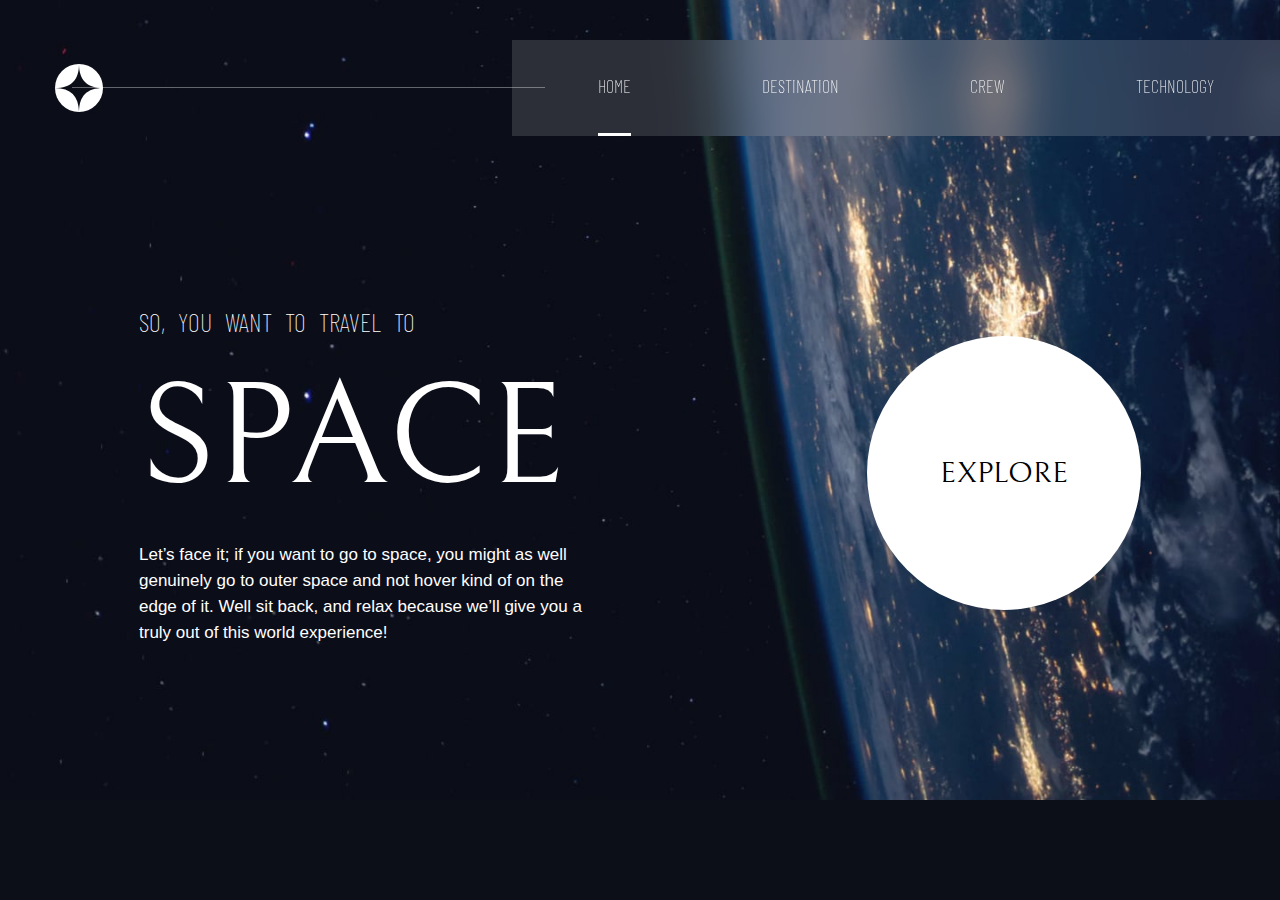
<file: index.html>
<!DOCTYPE html>
<html lang="en">
<head>
  <meta charset="UTF-8">
  <link rel="stylesheet" href="styles/style.css">
  <meta name="viewport" content="width=device-width, initial-scale=1.0">

  <link rel="icon" type="image/png" sizes="32x32" href="./assets/favicon-32x32.png">
  
  <title>Frontend Mentor | Space tourism website by Feelshot</title>
</head>

<body>
    <header>
        <img src="/assets/shared/logo.svg" alt="logo">
        <nav>
            <div class="box-liner-nav">
                <div class="line-desktop-nav"></div>
            </div>
            <img src="/assets/shared/icon-hamburger.svg" alt="hamburguer" class="burguer-img">
            <ul>
                <li class="nav-active">
                    <div class="nav-box">
                        <a href="index.html"><span>00</span> HOME</a>
                    </div>
                </li>
                <li>
                    <div class="nav-box">
                        <a href="destination.html"><span>01</span> DESTINATION</a>
                    </div>
                </li>
                <li>
                    <div class="nav-box">
                        <a href="crew.html"> <span>02</span> CREW</a>
                    </div>
                </li>
                <li>
                    <div class="nav-box">
                        <a href="technology.html"><span>03</span> TECHNOLOGY </a>
                    </div>
                </li>
            </ul>
        </nav>
    </header>

<div class="container-gral">
<article>

    <div class="titles">
        <p>SO, YOU WANT TO TRAVEL TO</p>
        <P>SPACE</P>
    </div>
    <p class="parrafo">
    Let’s face it; if you want to go to space, you might as well genuinely go to 
    outer space and not hover kind of on the edge of it. Well sit back, and relax 
    because we’ll give you a truly out of this world experience!   
    </p>   
</article>

<div class="button">
    <button>EXPLORE</button>  
</div>
</div>



<script>

</script>

</body>
</html>
</file>
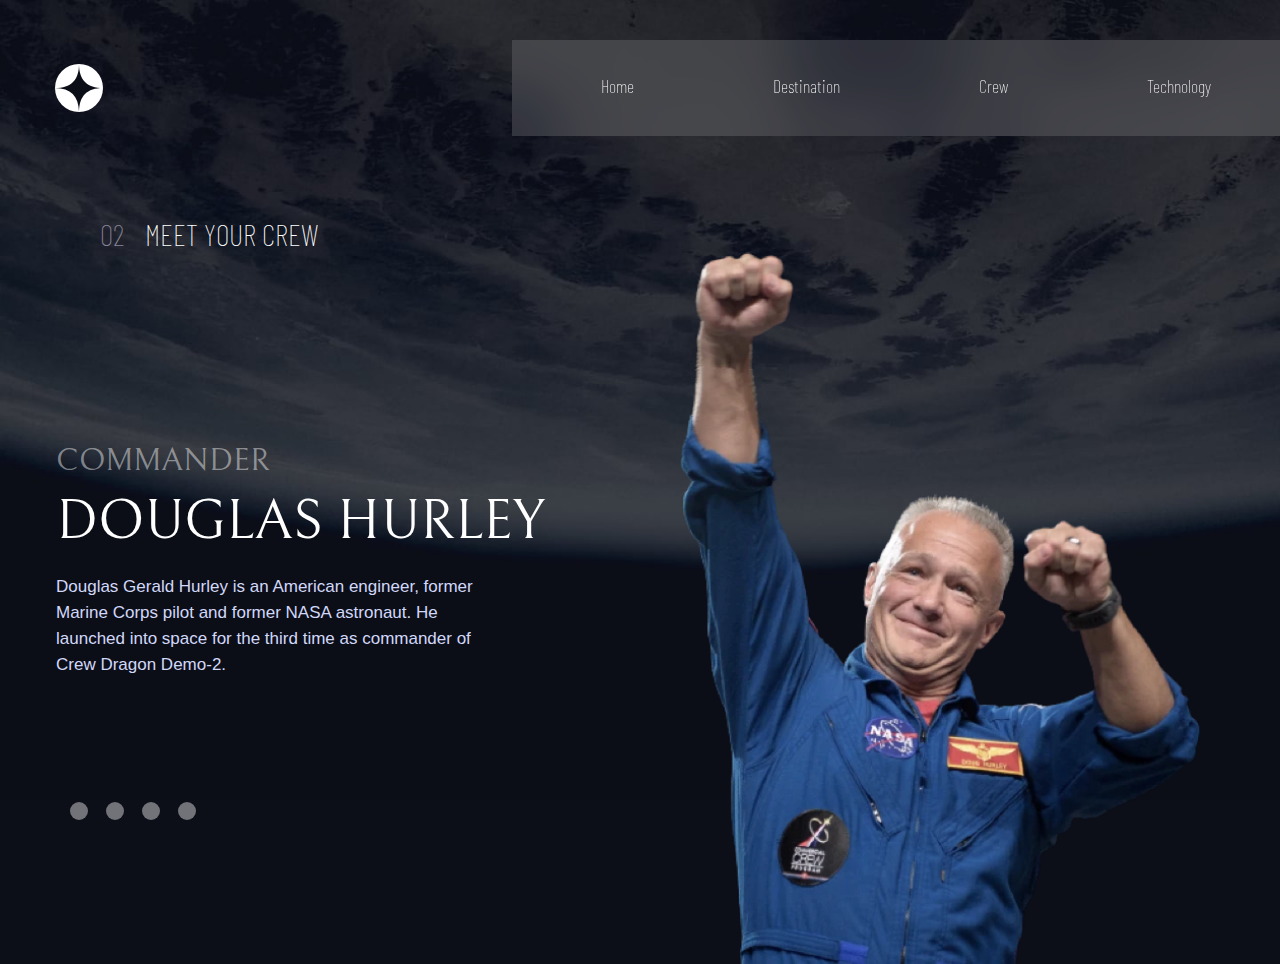
<file: crew-commander.html>
<!DOCTYPE html>
<html lang="en">
<head>
  <meta charset="UTF-8">
  <meta name="viewport" content="width=device-width, initial-scale=1.0">
  <link rel="stylesheet" href="./styles/style-crew.css">
  <link rel="icon" type="image/png" sizes="32x32" href="./assets/favicon-32x32.png">
  
  <title>Frontend Mentor | Space tourism website</title>
</head>
<body>

  <header>
    <img src="/assets/shared/logo.svg" alt="logo">
    <nav>
        <img src="/assets/shared/icon-hamburger.svg" alt="hamburguer" class="burguer-img">
        <ul>
            <li><a href="index.html"><span>00</span> Home</a></li>
            <li><a href="destination-moon.html"><span>01</span> Destination</a></li>
            <li><a href="crew-commander.html"> <span>02</span> Crew</a></li>
            <li><a href="technology-vehicle.html"><span>03</span> Technology </a></li>
        </ul>
    </nav>
</header>

<h2 class="barlow">
  <span>02</span> MEET YOUR CREW
</h2>

  <div class="container-gral">
    <div class="text-container">
      <div class="articles-container">

        <article class="commander crew-description">
          <h3>COMMANDER</h3>
          <h4>DOUGLAS HURLEY</h4>
          <p>  Douglas Gerald Hurley is an American engineer, former Marine Corps pilot 
          and former NASA astronaut. He launched into space for the third time as 
          commander of Crew Dragon Demo-2.</p>
        </article>
        
        <article class="specialist crew-description">
          <h3>FLIGHT ENGINEER</h3>
          <h4>Anousheh Ansari</h4>
          <p>  Anousheh Ansari is an Iranian American engineer and co-founder of Prodea Systems. 
            Ansari was the fourth self-funded space tourist, the first self-funded woman to 
            fly to the ISS, and the first Iranian in space. </p>
        </article>
        
        <article class="pilot crew-description">
          <h3>PILOT</h3>
          <h4>VICTOR GLOVER</h4>
          <p>  Pilot on the first operational flight of the SpaceX Crew Dragon to the 
            International Space Station. Glover is a commander in the U.S. Navy where 
            he pilots an F/A-18.He was a crew member of Expedition 64, and served as a 
            station systems flight engineer. </p>
        </article>
        
        <article class="engineer crew-description">
          <h3>MISSION SPECIALIST</h3>
          <h4>MARK SHUTTLEWORTH</h4>
          <p>  Mark Richard Shuttleworth is the founder and CEO of Canonical, the company behind 
            the Linux-based Ubuntu operating system. Shuttleworth became the first South 
            African to travel to space as a space tourist.</p>
        </article>
      </div>
  
      <div class="buttons-container">
        <button></button>
        <button></button>
        <button></button>
        <button></button>
      </div>
    </div>

  <section class="images-crew">
    <img src="./assets/crew/image-douglas-hurley.webp" alt="commander" class="commander img-crew">
    <img src="./assets/crew/image-mark-shuttleworth.webp" alt="specialist" class="specialist img-crew">
    <img src="./assets/crew/image-victor-glover.webp" alt="pilot" class="pilot img-crew">
    <img src="./assets/crew/image-anousheh-ansari.webp" alt="engineer" class="engineer img-crew">
  </section>
  </div>




</body>
</html>
</file>
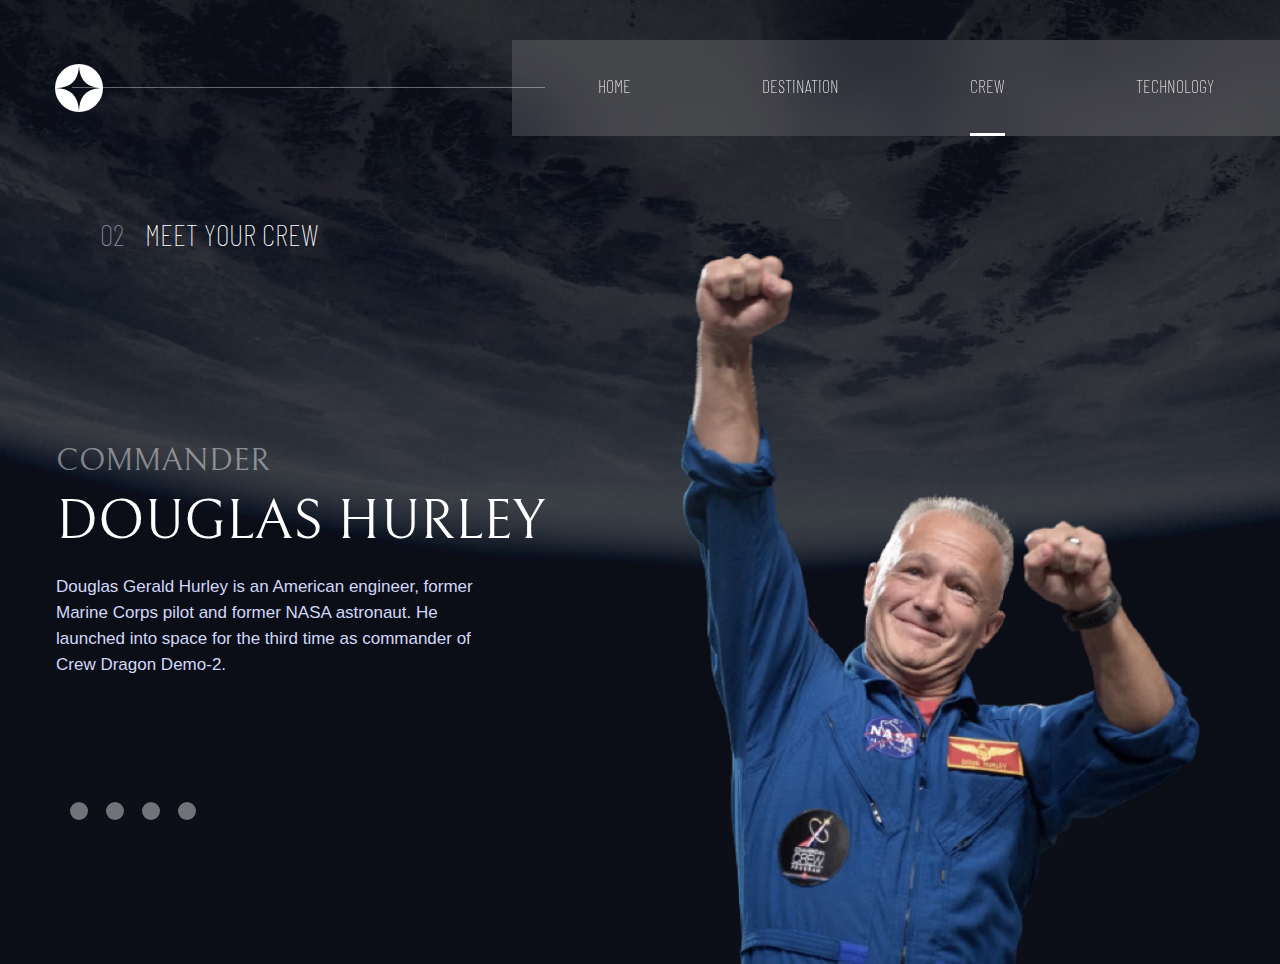
<file: crew.html>
<!DOCTYPE html>
<html lang="en">
<head>
  <meta charset="UTF-8">
  <meta name="viewport" content="width=device-width, initial-scale=1.0">
  <link rel="stylesheet" href="./styles/style-crew.css">
  <link rel="icon" type="image/png" sizes="32x32" href="./assets/favicon-32x32.png">
  
  <title>Frontend Mentor | Space tourism website</title>
</head>
<body>

  <header>
    <img src="/assets/shared/logo.svg" alt="logo">
    <nav>
        <div class="box-liner-nav">
            <div class="line-desktop-nav"></div>
        </div>
        <img src="/assets/shared/icon-hamburger.svg" alt="hamburguer" class="burguer-img">
        <ul>
            <li>
                <div class="nav-box">
                    <a href="index.html"><span>00</span> HOME</a>
                </div>
            </li> 
            <li>
                <div class="nav-box">
                    <a href="destination.html"><span>01</span> DESTINATION</a>
                </div>
            </li>
            <li class="nav-active">
                <div class="nav-box">
                    <a href="crew.html"> <span>02</span> CREW</a>
                </div>
            </li>
            <li>
                <div class="nav-box">
                    <a href="technology.html"><span>03</span> TECHNOLOGY </a>
                </div>
            </li>
        </ul>
    </nav>
</header>

<h2 class="barlow">
  <span>02</span> MEET YOUR CREW
</h2>

  <div class="container-gral">
    <div class="text-container">
      <div class="articles-container">

        <article class="commander crew-description">
          <h3>COMMANDER</h3>
          <h4>DOUGLAS HURLEY</h4>
          <p>  Douglas Gerald Hurley is an American engineer, former Marine Corps pilot 
          and former NASA astronaut. He launched into space for the third time as 
          commander of Crew Dragon Demo-2.</p>
        </article>
        
        <article class="specialist crew-description">
          <h3>FLIGHT ENGINEER</h3>
          <h4>Anousheh Ansari</h4>
          <p>  Anousheh Ansari is an Iranian American engineer and co-founder of Prodea Systems. 
            Ansari was the fourth self-funded space tourist, the first self-funded woman to 
            fly to the ISS, and the first Iranian in space. </p>
        </article>
        
        <article class="pilot crew-description">
          <h3>PILOT</h3>
          <h4>VICTOR GLOVER</h4>
          <p>  Pilot on the first operational flight of the SpaceX Crew Dragon to the 
            International Space Station. Glover is a commander in the U.S. Navy where 
            he pilots an F/A-18.He was a crew member of Expedition 64, and served as a 
            station systems flight engineer. </p>
        </article>
        
        <article class="engineer crew-description">
          <h3>MISSION SPECIALIST</h3>
          <h4>MARK SHUTTLEWORTH</h4>
          <p>  Mark Richard Shuttleworth is the founder and CEO of Canonical, the company behind 
            the Linux-based Ubuntu operating system. Shuttleworth became the first South 
            African to travel to space as a space tourist.</p>
        </article>
      </div>
  
      <div class="buttons-container">
        <button></button>
        <button></button>
        <button></button>
        <button></button>
      </div>
    </div>

  <section class="images-crew">
    <img src="./assets/crew/image-douglas-hurley.webp" alt="commander" class="commander img-crew">
    <img src="./assets/crew/image-mark-shuttleworth.webp" alt="specialist" class="specialist img-crew">
    <img src="./assets/crew/image-victor-glover.webp" alt="pilot" class="pilot img-crew">
    <img src="./assets/crew/image-anousheh-ansari.webp" alt="engineer" class="engineer img-crew">
  </section>
  </div>




</body>
</html>
</file>
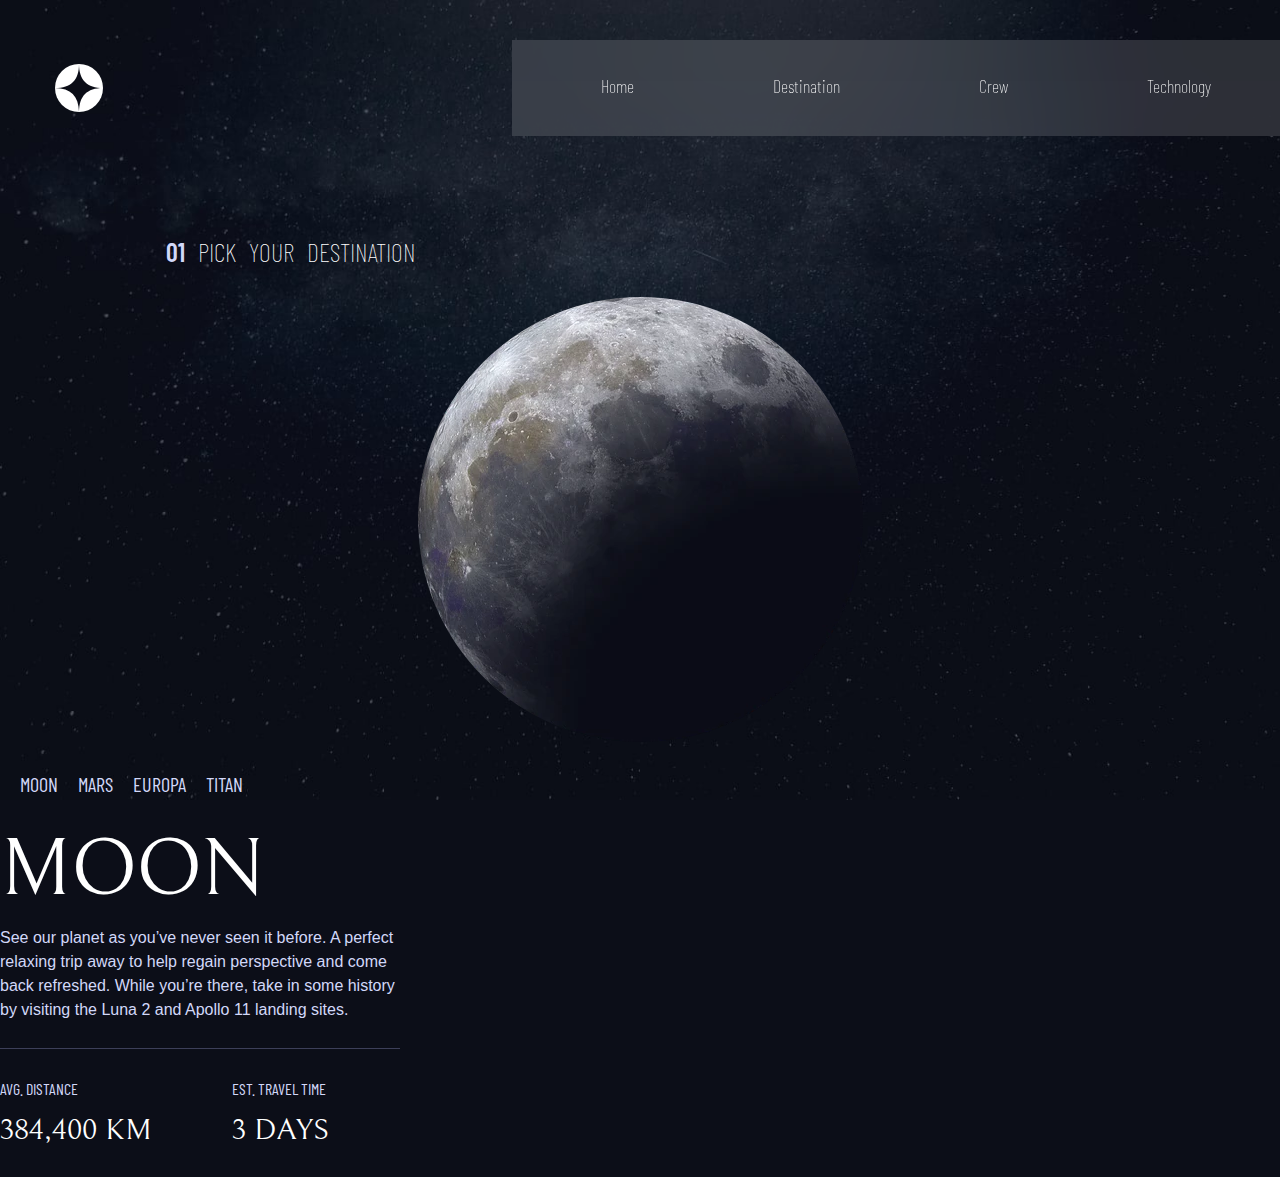
<file: destination-moon.html>
<!DOCTYPE html>
<html lang="en">
<head>
  <meta charset="UTF-8">
  <meta name="viewport" content="width=device-width, initial-scale=1.0">
  <link rel="stylesheet" href="./styles/style-destinations.css">
  <link rel="icon" type="image/png" sizes="32x32" href="./assets/favicon-32x32.png">
  
  <title>Frontend Mentor | Space tourism website</title>
</head>
<body>

  <header>
    <img src="/assets/shared/logo.svg" alt="logo">
    <nav>
        <img src="/assets/shared/icon-hamburger.svg" alt="hamburguer">
        <ul>
            <li><a href="index.html"><span>00</span> Home</a></li>
            <li><a href="destination-moon.html"><span>01</span> Destination</a></li>
            <li><a href="crew-commander.html"> <span>02</span> Crew</a></li>
            <li><a href="technology-vehicle.html"><span>03</span> Technology </a></li>
        </ul>
    </nav>
</header>

<h2 class="barlow title-top">
  <span>01</span> PICK YOUR DESTINATION
</h2>
  <div class="planets-container">
      <img src="./assets/destination/image-moon.webp" alt="moon" class="moon planet">
  <img src="./assets/destination/image-mars.webp" alt="mars" class="mars planet">
  <img src="./assets/destination/image-europa.webp" alt="europa" class="europa planet">
  <img src="./assets/destination/image-titan.webp" alt="titan" class="titan planet">
  </div>

  <div class="botones">
    <button class="barlow">MOON</button>
    <button class="barlow">MARS</button>
    <button class="barlow">EUROPA</button>
    <button class="barlow">TITAN</button>
  </div>
<!-- MOON ------------------- -->
  <article class="moon">
      <h3 class="bellefair">MOON</h3>

  <p class="parrafo">
    See our planet as you’ve never seen it before. A perfect relaxing trip away to help 
  regain perspective and come back refreshed. While you’re there, take in some history 
  by visiting the Luna 2 and Apollo 11 landing sites.
  </p>

  <div class="distances">
    <div class="avg">
      <p class="barlow">AVG. DISTANCE</p>
      <p class="bellefair">384,400 KM</p>
    </div>
    <div class="time">
      <p class="barlow">EST. TRAVEL TIME</p>
      <p class="bellefair">3 DAYS</p>
    </div>
  </div>
  </article>

<!-- MARS ------------------- -->
<article class="mars">
  <h3 class="bellefair">MARS</h3>

<p class="parrafo">
  Don’t forget to pack your hiking boots. You’ll need them to tackle Olympus Mons, 
  the tallest planetary mountain in our solar system. It’s two and a half times 
  the size of Everest!
</p>

<div class="distances">
<div class="avg">
  <p class="barlow">AVG. DISTANCE</p>
  <p class="bellefair">225 MIL. KM</p>
</div>
<div class="time">
  <p class="barlow">EST. TRAVEL TIME</p>
  <p class="bellefair">9 MONTHS</p>
</div>
</div>
</article>
<!-- EUROPA ------------------- -->
<article class="europa">
  <h3 class="bellefair">EUROPA</h3>

<p class="parrafo">
  The smallest of the four Galilean moons orbiting Jupiter, Europa is a 
  winter lover’s dream. With an icy surface, it’s perfect for a bit of 
  ice skating, curling, hockey, or simple relaxation in your snug 
  wintery cabin.
</p>

<div class="distances">
<div class="avg">
  <p class="barlow">AVG. DISTANCE</p>
  <p class="bellefair">628 MIL. KM</p>
</div>
<div class="time">
  <p class="barlow">EST. TRAVEL TIME</p>
  <p class="bellefair">3 YEARS</p>
</div>
</div>
</article>
<!-- TITAN ------------------- -->
<article class="titan">
  <h3 class="bellefair">TITAN</h3>

<p class="parrafo">
  The only moon known to have a dense atmosphere other than Earth, Titan 
  is a home away from home (just a few hundred degrees colder!). As a 
  bonus, you get striking views of the Rings of Saturn.
</p>

<div class="distances">
<div class="avg">
  <p class="barlow">AVG. DISTANCE</p>
  <p class="bellefair">1.6 BIL. KM</p>
</div>
<div class="time">
  <p class="barlow">EST. TRAVEL TIME</p>
  <p class="bellefair">7 YEARS</p>
</div>
</div>
</article>

</body>
</html>
</file>
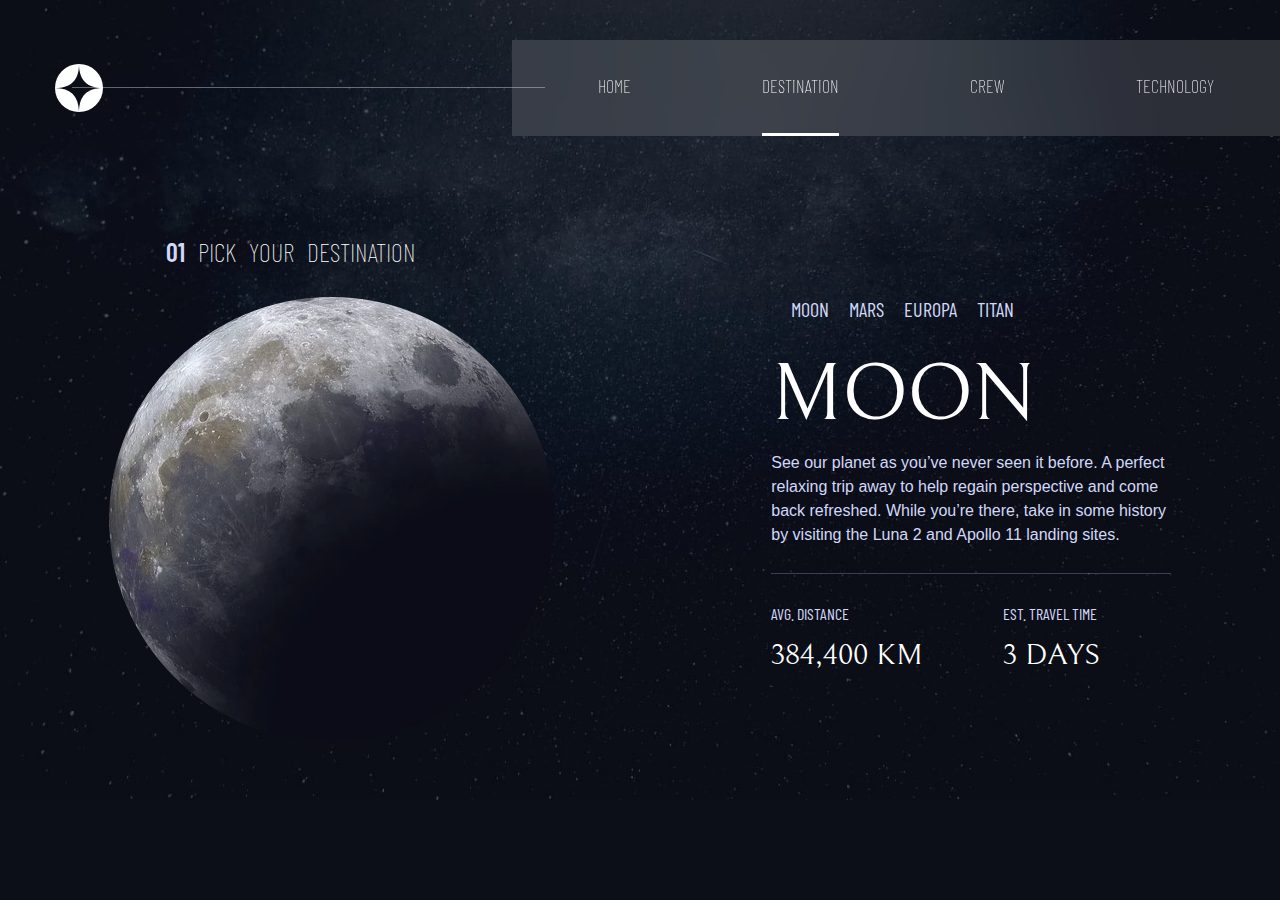
<file: destination.html>
<!DOCTYPE html>
<html lang="en">
<head>
  <meta charset="UTF-8">
  <meta name="viewport" content="width=device-width, initial-scale=1.0">
  <link rel="stylesheet" href="./styles/style-destinations.css">
  <link rel="icon" type="image/png" sizes="32x32" href="./assets/favicon-32x32.png">
  
  <title>Frontend Mentor | Space tourism website</title>
</head>
<body>
 
  <header>
    <img src="/assets/shared/logo.svg" alt="logo">
    <nav>
        <div class="box-liner-nav">
            <div class="line-desktop-nav"></div>
        </div>
        <img src="/assets/shared/icon-hamburger.svg" alt="hamburguer" class="burguer-img">
        <ul>
            <li>
                <div class="nav-box">
                    <a href="index.html"><span>00</span> HOME</a>
                </div>
            </li>
            <li class="nav-active">
                <div class="nav-box">
                    <a href="destination.html"><span>01</span> DESTINATION</a>
                </div>
            </li>
            <li>
                <div class="nav-box">
                    <a href="crew.html"> <span>02</span> CREW</a>
                </div>
            </li>
            <li>
                <div class="nav-box">
                    <a href="technology.html"><span>03</span> TECHNOLOGY </a>
                </div>
            </li>
        </ul>
    </nav>
</header>

<h2 class="barlow title-top">
  <span>01</span> PICK YOUR DESTINATION
</h2>
<div class="container-gral"> 
  <div class="planets-container">
      <img src="./assets/destination/image-moon.webp" alt="moon" class="moon planet">
  <img src="./assets/destination/image-mars.webp" alt="mars" class="mars planet">
  <img src="./assets/destination/image-europa.webp" alt="europa" class="europa planet">
  <img src="./assets/destination/image-titan.webp" alt="titan" class="titan planet">
  </div>

    <div class="article-gral">

      <div class="botones">
        <button class="barlow">MOON</button>
        <button class="barlow">MARS</button>
        <button class="barlow">EUROPA</button>
        <button class="barlow">TITAN</button>
      </div>
    <!-- MOON ------------------- -->
      <article class="moon">
          <h3 class="bellefair">MOON</h3>
    
      <p class="parrafo">
        See our planet as you’ve never seen it before. A perfect relaxing trip away to help 
      regain perspective and come back refreshed. While you’re there, take in some history 
      by visiting the Luna 2 and Apollo 11 landing sites.
      </p>
    
      <div class="distances">
        <div class="avg">
          <p class="barlow">AVG. DISTANCE</p>
          <p class="bellefair">384,400 KM</p>
        </div>
        <div class="time">
          <p class="barlow">EST. TRAVEL TIME</p>
          <p class="bellefair">3 DAYS</p>
        </div>
      </div>
      </article>
    
    <!-- MARS ------------------- -->
    <article class="mars">
      <h3 class="bellefair">MARS</h3>
    
    <p class="parrafo">
      Don’t forget to pack your hiking boots. You’ll need them to tackle Olympus Mons, 
      the tallest planetary mountain in our solar system. It’s two and a half times 
      the size of Everest!
    </p>
    
    <div class="distances">
    <div class="avg">
      <p class="barlow">AVG. DISTANCE</p>
      <p class="bellefair">225 MIL. KM</p>
    </div>
    <div class="time">
      <p class="barlow">EST. TRAVEL TIME</p>
      <p class="bellefair">9 MONTHS</p>
    </div>
    </div>
    </article>
    <!-- EUROPA ------------------- -->
    <article class="europa">
      <h3 class="bellefair">EUROPA</h3>
    
    <p class="parrafo">
      The smallest of the four Galilean moons orbiting Jupiter, Europa is a 
      winter lover’s dream. With an icy surface, it’s perfect for a bit of 
      ice skating, curling, hockey, or simple relaxation in your snug 
      wintery cabin.
    </p>
    
    <div class="distances">
    <div class="avg">
      <p class="barlow">AVG. DISTANCE</p>
      <p class="bellefair">628 MIL. KM</p>
    </div>
    <div class="time">
      <p class="barlow">EST. TRAVEL TIME</p>
      <p class="bellefair">3 YEARS</p>
    </div>
    </div>
    </article>
    <!-- TITAN ------------------- -->
    <article class="titan">
      <h3 class="bellefair">TITAN</h3>
    
    <p class="parrafo">
      The only moon known to have a dense atmosphere other than Earth, Titan 
      is a home away from home (just a few hundred degrees colder!). As a 
      bonus, you get striking views of the Rings of Saturn.
    </p>
    
    <div class="distances">
    <div class="avg">
      <p class="barlow">AVG. DISTANCE</p>
      <p class="bellefair">1.6 BIL. KM</p>
    </div>
    <div class="time">
      <p class="barlow">EST. TRAVEL TIME</p>
      <p class="bellefair">7 YEARS</p>
    </div>
    </div>
    </article>
    </div>

  
  </div>

</body>
</html>
</file>
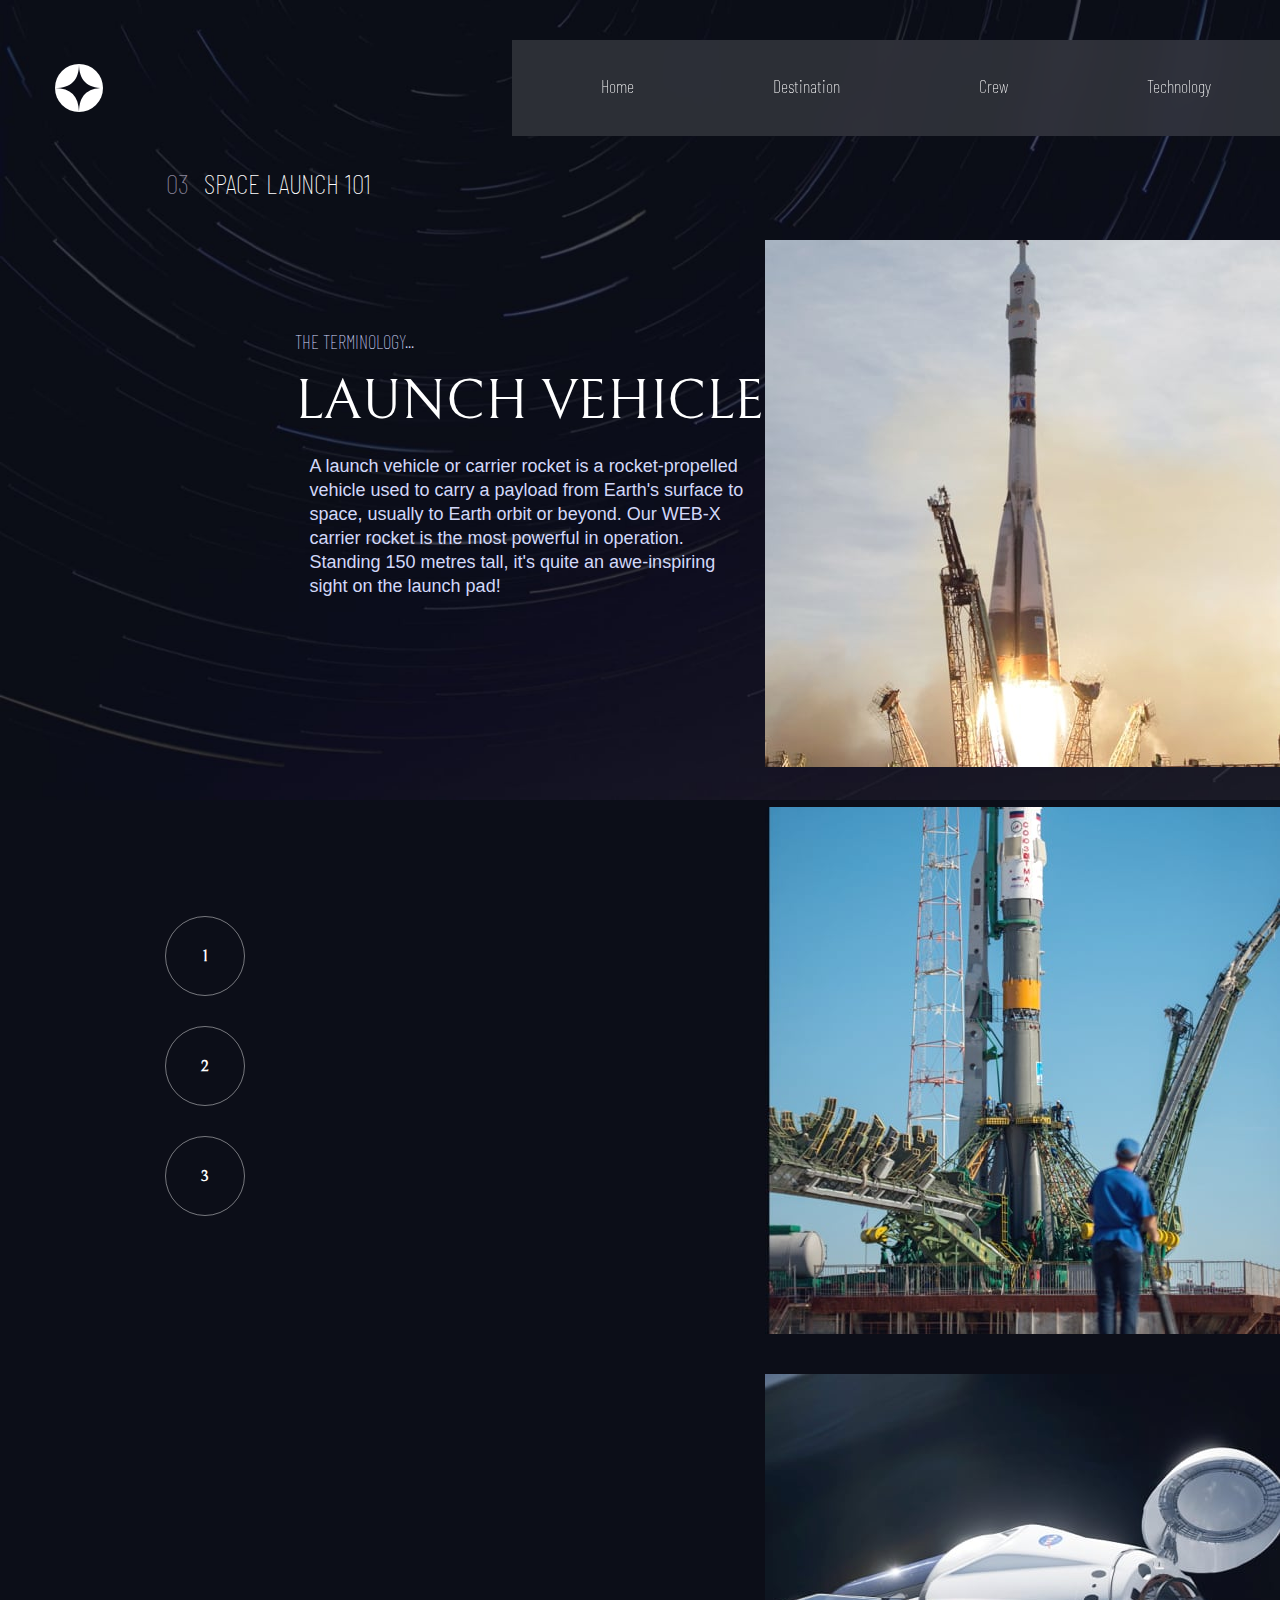
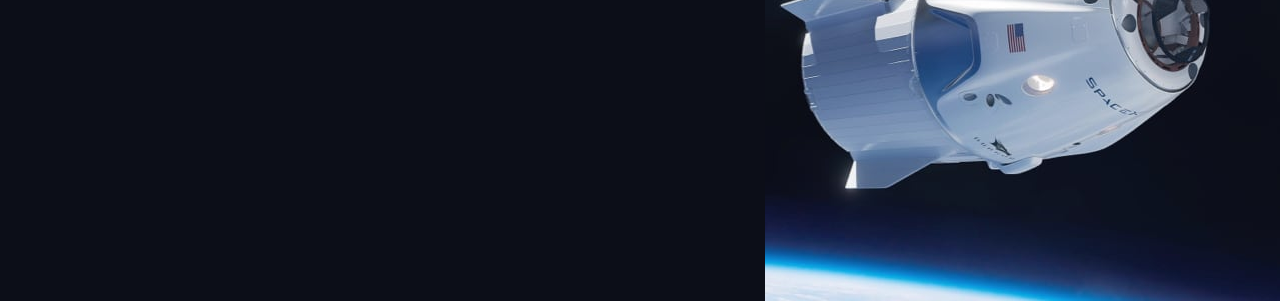
<file: technology-vehicle.html>
<!DOCTYPE html>
<html lang="en">
<head>
  <meta charset="UTF-8">
  <meta name="viewport" content="width=device-width, initial-scale=1.0">
  <link rel="stylesheet" href="./styles/style-technology.css">
  <link rel="icon" type="image/png" sizes="32x32" href="./assets/favicon-32x32.png">
  
  <title>Frontend Mentor | Space tourism website</title>
</head>
<body>

  <header>
    <img src="/assets/shared/logo.svg" alt="logo">
    <nav>
        <img src="/assets/shared/icon-hamburger.svg" alt="hamburguer" class="burguer-img">
        <ul>
            <li><a href="index.html"><span>00</span> Home</a></li>
            <li><a href="destination-moon.html"><span>01</span> Destination</a></li>
            <li><a href="crew-commander.html"> <span>02</span> Crew</a></li>
            <li><a href="technology-vehicle.html"><span>03</span> Technology </a></li>
        </ul>
    </nav>
</header>

<h2 class="barlow">
    <span>03</span>SPACE LAUNCH 101
</h2>

<div class="container-gral">
  <div class="pictures">
    <img src="./assets/technology/image-launch-vehicle-landscape.jpg" alt="launch" class="img-landscape launch">
    <img src="./assets/technology/image-spaceport-landscape.jpg" alt="spaceport" class="img-landscape spaceport">
    <img src="./assets/technology/image-space-capsule-landscape.jpg" alt="capsule" class="img-landscape capsule">

    <img src="./assets/technology/image-launch-vehicle-portrait.jpg" alt="launch" class="img-portrait launch">
    <img src="./assets/technology/image-spaceport-portrait.jpg" alt="spaceport" class="img-portrait spaceport">
    <img src="./assets/technology/image-space-capsule-portrait.jpg" alt="capsule" class="img-portrait capsule">
  </div>
  <article>
    <div class="buttons">
      <button>1</button>
      <button>2</button>
      <button>3</button>
    </div>
    <section class="launch">
      <h3>THE TERMINOLOGY...</h3>
      <h4>LAUNCH VEHICLE</h4>
      <p>  A launch vehicle or carrier rocket is a rocket-propelled vehicle used to carry a 
  payload from Earth's surface to space, usually to Earth orbit or beyond. Our 
  WEB-X carrier rocket is the most powerful in operation. Standing 150 metres tall, 
  it's quite an awe-inspiring sight on the launch pad!</p>
    </section>

    <section class="spaceport">
      <h3> THE TERMINOLOGY...</h3>
      <h4>SPACEPORT</h4>
      <p>  A spaceport or cosmodrome is a site for launching (or receiving) spacecraft, 
        by analogy to the seaport for ships or airport for aircraft. Based in the 
        famous Cape Canaveral, our spaceport is ideally situated to take advantage 
        of the Earth’s rotation for launch.</p>
    </section>

    <section class="capsule">
      <h3>THE TERMINOLOGY...</h3>
      <h4>SPACE CAPSULE</h4>
      <p>  A space capsule is an often-crewed spacecraft that uses a blunt-body reentry 
        capsule to reenter the Earth's atmosphere without wings. Our capsule is where 
        you'll spend your time during the flight. It includes a space gym, cinema, 
        and plenty of other activities to keep you entertained.</p>
    </section>


  </article>

</div>



  
  


</body>
</html>
</file>
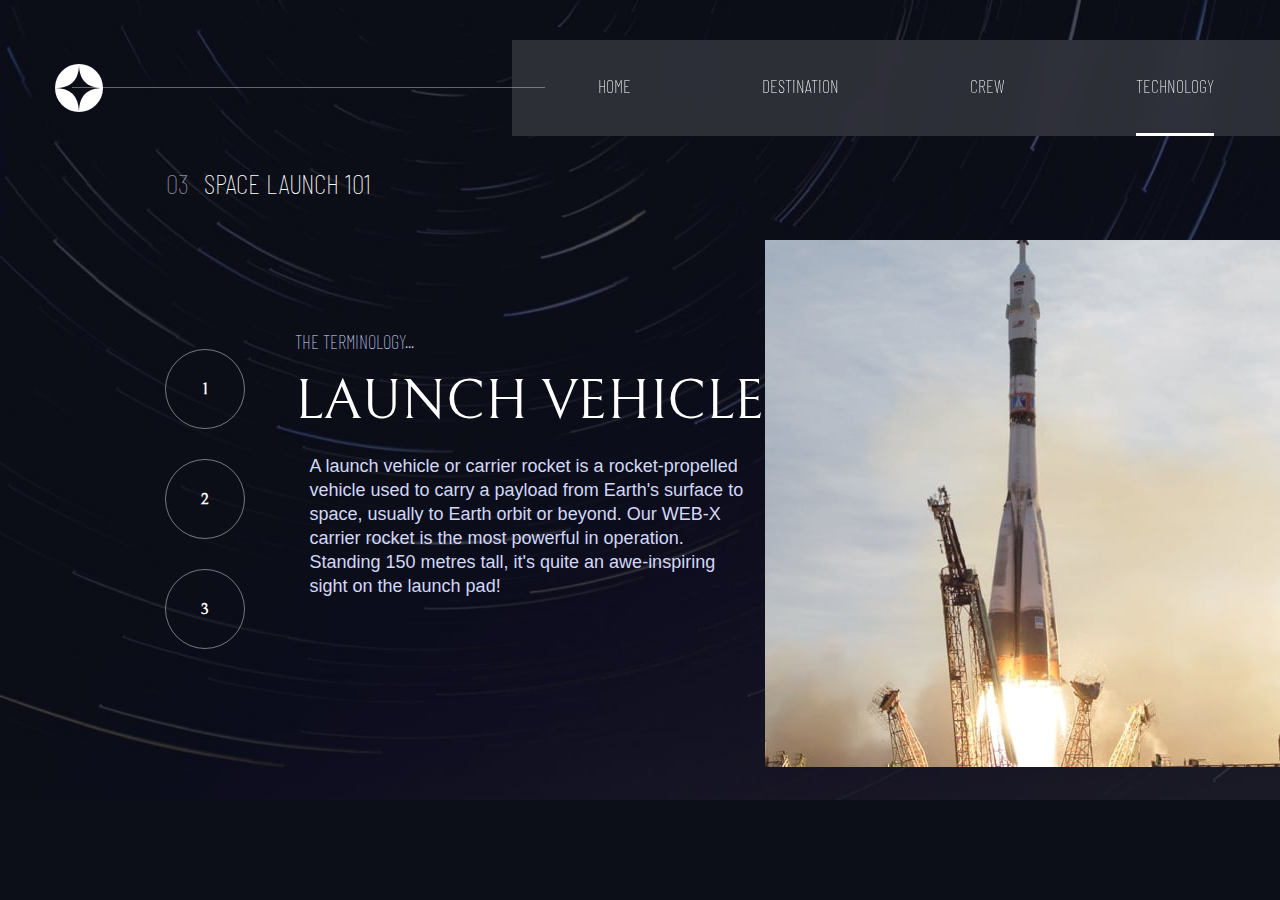
<file: technology.html>
<!DOCTYPE html>
<html lang="en">
<head>
  <meta charset="UTF-8">
  <meta name="viewport" content="width=device-width, initial-scale=1.0">
  <link rel="stylesheet" href="./styles/style-technology.css">
  <link rel="icon" type="image/png" sizes="32x32" href="./assets/favicon-32x32.png">
  
  <title>Frontend Mentor | Space tourism website</title>
</head>
<body>

  <header>
    <img src="/assets/shared/logo.svg" alt="logo">
    <nav>
        <div class="box-liner-nav">
            <div class="line-desktop-nav"></div>
        </div>
        <img src="/assets/shared/icon-hamburger.svg" alt="hamburguer" class="burguer-img">
        <ul>
            <li>
                <div class="nav-box">
                    <a href="index.html"><span>00</span> HOME</a>
                </div>
            </li>
            <li>
                <div class="nav-box">
                    <a href="destination.html"><span>01</span> DESTINATION</a>
                </div>
            </li>
            <li>
                <div class="nav-box">
                    <a href="crew.html"> <span>02</span> CREW</a>
                </div>
            </li>
            <li class="nav-active">
                <div class="nav-box">
                    <a href="technology.html"><span>03</span> TECHNOLOGY </a>
                </div>
            </li>
        </ul>
    </nav>
</header>
 
<h2 class="barlow">
    <span>03</span>SPACE LAUNCH 101
</h2>

<div class="container-gral">
  <div class="pictures">
    <img src="./assets/technology/image-launch-vehicle-landscape.jpg" alt="launch" class="img-landscape launch">
    <img src="./assets/technology/image-spaceport-landscape.jpg" alt="spaceport" class="img-landscape spaceport">
    <img src="./assets/technology/image-space-capsule-landscape.jpg" alt="capsule" class="img-landscape capsule">

    <img src="./assets/technology/image-launch-vehicle-portrait.jpg" alt="launch" class="img-portrait launch-desk">
    <img src="./assets/technology/image-spaceport-portrait.jpg" alt="spaceport" class="img-portrait spaceport-desk">
    <img src="./assets/technology/image-space-capsule-portrait.jpg" alt="capsule" class="img-portrait capsule-desk">
  </div>
  <article>
    <div class="buttons">
      <button>1</button>
      <button>2</button>
      <button>3</button>
    </div>
    <section class="launch">
      <h3>THE TERMINOLOGY...</h3>
      <h4>LAUNCH VEHICLE</h4>
      <p>  A launch vehicle or carrier rocket is a rocket-propelled vehicle used to carry a 
  payload from Earth's surface to space, usually to Earth orbit or beyond. Our 
  WEB-X carrier rocket is the most powerful in operation. Standing 150 metres tall, 
  it's quite an awe-inspiring sight on the launch pad!</p>
    </section>

    <section class="spaceport">
      <h3> THE TERMINOLOGY...</h3>
      <h4>SPACEPORT</h4>
      <p>  A spaceport or cosmodrome is a site for launching (or receiving) spacecraft, 
        by analogy to the seaport for ships or airport for aircraft. Based in the 
        famous Cape Canaveral, our spaceport is ideally situated to take advantage 
        of the Earth’s rotation for launch.</p>
    </section>

    <section class="capsule">
      <h3>THE TERMINOLOGY...</h3>
      <h4>SPACE CAPSULE</h4>
      <p>  A space capsule is an often-crewed spacecraft that uses a blunt-body reentry 
        capsule to reenter the Earth's atmosphere without wings. Our capsule is where 
        you'll spend your time during the flight. It includes a space gym, cinema, 
        and plenty of other activities to keep you entertained.</p>
    </section>


  </article>

</div>



  
  


</body>
</html>
</file>
<file: styles/style.css>
@import url('https://fonts.googleapis.com/css2?family=Barlow+Condensed:wght@100;400;600&family=Bellefair&display=swap');
:root {
    --Black: hsl(230, 35%, 7%);
    --Light-purple: hsl(231, 77%, 90%);
    --White: hsl(0, 0%, 100%);
    /*
    font-family: 'Barlow Condensed', sans-serif;
    font-family: 'Bellefair', serif;
    */
}
* {
    margin: 0;
    padding: 0;
}
body {
    height: 600px;
    background: var(--Black);
    color: var(--White);
    background-image: url(/assets/home/background-home-mobile.jpg);
    background-repeat: no-repeat;
    background-size: cover;
}
/* == FUENTES == */
    .titles p:nth-child(1) {font-family: 'Barlow Condensed', sans-serif; font-weight: lighter;}
    .titles p:nth-child(2), button {font-family: 'Bellefair', serif;}
    .parrafo {font-family: sans-serif; font-weight: lighter;}
/* ---- HEADER ---- */
header {
    display: flex;
    justify-content: space-between;
}
header img {
    width: 40px;
    margin: 24px 24px 0 24px;
}
.burguer-img {
    width: 30px;
}
/* ---- NAV ---- */
nav ul {
    display: none;
    cursor: pointer;
}
/* ---- ARTICULO ---- */
article {
    display: flex;
    flex-direction: column;
    justify-content: center;
    align-items: center;
    width: 327px;
    margin: 0 auto 0 auto;
    text-align: center;
}
.titles p:nth-child(1) {
    font-size: 18px;
    word-spacing: 10px;
    margin-top: 50px;
}
.titles p:nth-child(2) {
    font-size: 84px;
    margin-top: 20PX;
}
.parrafo {
    font-size: 14px;
    line-height: 26px;
    width: 326px;
    margin-top: 20px;
}
/* ---- BOTON ---- */
.button {
    width: 100%;
    display: flex;
    justify-content: center;
}
button {
    margin-top: 60px;
    width: 150px;
    height: 150px;
    font-size: 20px;
    border-radius: 100%;
    border: none;
    background-color: var(--White);
    transition: 0.2s;
}
button:hover {
    box-shadow: 0 0 1px 50px rgba(190, 190, 190, 0.26);
}

/* =-=-=-=-= Queries =-=-=-=-= */


/* ---- TABLET ---- */
@media (min-width: 600px) {
    body {
        background-image: url(/assets/home/background-home-tablet.jpg);
        background-repeat: no-repeat;
        background-size: cover;
    }
    /* ---- HEADER ---- */
    header img {
        width: 48px;
        height: 48px;
        margin: 30px 0 0 30px;
    }
    /* ---- NAV ---- */
    nav {
        background-color: rgba(255, 255, 255, 0.075);
        width: 60%;
        height: 96px;
        margin: 0 0 0 0;
    }
    nav img {
        display: none;
    }
    nav ul {
    list-style: none;
    display: flex;
    justify-content: space-around;
    margin: 35px 0 0 20px;
    height: 30px;
    }
    nav ul li {
        display: flex;
        padding-bottom: 37px;
        height: 21px;
        transition: 0.2s;
    }
    nav ul li:hover {
        border-bottom: 3px solid rgba(255, 255, 255, 0.363);
    }
    .nav-active {
        border-bottom: 3px solid var(--White);
    }
    nav ul li a {
        text-decoration: none;
        color: var(--White);
        font-family: 'Barlow Condensed', sans-serif;
        font-weight: lighter;
        font-size: 18px;
    }
    nav ul li a span {
        display: none;
    }
    /* ---- ARTICULO ---- */
    article {
        width: 450px;
        height: 334px;
        margin-top: 100px;
    }
    .titles p:nth-child(1) {
        font-size: 24px;
        word-spacing: 10px;
        margin-top: 0;
    }
    .titles p:nth-child(2) {
        font-size: 150px;
        margin-top: 10PX;
    }
    .parrafo {
        font-size: 18px;
        line-height: 26px;
        width: 430px;
        height: 112px;
        margin-top: 10px;
    }
/* ---- BOTON ---- */
button {
    margin-top: 120px;
    width: 250px;
    height: 250px;
    font-size: 24px;
}


}

/* ---- DESKTOP ---- */
@media (min-width: 1100px) {
    body {
        background-image: url(/assets/home/background-home-desktop.jpg);
    }
    /* ---- HEADER ---- */
    header img {
        width: 48px;
        height: 48px;
        margin: 64px 24px 0 55px;
    }
       /* ---- NAV ---- */
       nav {
           margin-top: 40px;
           background-color: rgba(255, 255, 255, 0.137);
           backdrop-filter: blur(25px);
       } 
    .box-liner-nav {
        position: relative;
    }
    .line-desktop-nav {
        position: absolute;
        left: -440px;
        width: 473px;
        height: 47px;
        border-bottom: 1px solid rgba(255, 255, 255, 0.363);
    }

/* ---- ARTICULO ---- */
.container-gral {
    display: flex;
    align-items: center;
    margin-top: 100px;
    justify-content: space-around;
}
article {
    display: flex;
    justify-content: left;
    align-items: flex-start;
    width: 450px;
    text-align: left;
    margin: 0;
}
.titles p:nth-child(1) {
    font-size: 26px;
    word-spacing: 8px;
    margin-top: 50px;
}
.titles p:nth-child(2) {
    font-size: 144px;
    margin-top: 20PX;
}
.parrafo {
    font-size: 17px;
    line-height: 26px;
    width: auto;
    margin-top: 20px;
}
/* ---- BOTON ---- */
.button {
    width: auto;
    display: flex;
    justify-content: center;
    align-items: center;
}
button {
    margin-top: 100px;
    width: 274px;
    height: 274px;
    font-size: 30px;
}






}
</file>
<file: styles/style-crew.css>
@import url('https://fonts.googleapis.com/css2?family=Barlow+Condensed:wght@100;400;600&family=Bellefair&display=swap');
:root {
    --Black: hsl(230, 35%, 7%);
    --Light-purple: hsl(231, 77%, 90%);
    --White: hsl(0, 0%, 100%);
    /*
    font-family: 'Barlow Condensed', sans-serif;
    font-family: 'Bellefair', serif;
    */
}
* {
    margin: 0;
    padding: 0;
}
body {
    height: 600px;
    background: var(--Black);
    color: var(--White);
    background-image: url(/assets/crew/background-crew-mobile.jpg);
    background-repeat: no-repeat;
    background-size: cover;
}
/* == FUENTES == */
    .barlow {font-family: 'Barlow Condensed', sans-serif;}
    .bellefair {font-family: 'Bellefair', serif;}
    .parrafo {font-family: sans-serif; font-weight: lighter; color: var(--Light-purple);}
/* ---- HEADER ---- */
header {
    display: flex;
    justify-content: space-between;
}
header img {
    width: 40px;
    margin: 24px 24px 0 24px;
}
.burguer-img {
    width: 30px;
}
/* ---- NAV ---- */
nav ul {
    display: none;
    cursor: pointer;
}
/* ---- TITLE TOP ---- */
h2 {
    margin: 30px 0 40px 0;
    color: var(--White);
    font-size: 24px;
    font-weight: lighter;
    width: 100%;
    text-align: center;
}
span {
    color: rgb(139, 134, 155);
    margin-right: 15px;
}
/* ---- CONTAINER GRAL ---- */
.container-gral {
    display: flex;
    flex-direction: column-reverse;
}
/* ---- CREW DESCRIPTIONS ---- */
.specialist, .pilot, .engineer {
    display: none;
}
.images-crew {
    width: 300px;
    height: 220px;
    margin: 0 auto 0 auto;
    border-bottom: 1px solid rgba(255, 255, 255, 0.26);
    display: flex;
    justify-content: center;
}
.img-crew {
    width: auto;
    height: 100%;
}

/* ---- ARTICULO ---- */
article {
    display: flex;
    flex-direction: column;
    justify-content: center;
    align-items: center;
    text-align: center;
}
.text-container {
    display: flex;
    flex-direction: column-reverse;
    align-items: center;
    margin-top: 20px;
}
.articles-container {
    margin-top: 10px;
}
.buttons-container button {
    width: 18px;
    height: 18px;
    border-radius: 10px;
    margin-left: 14px;
    border: none;
    background-color: rgba(255, 255, 255, 0.418);
    transition: 0.2s;
}
.buttons-container button:hover {
    background-color: white;
}
h3 {
    color: rgba(255, 255, 255, 0.452);
    font-family: 'Bellefair', serif;
    font-weight: lighter;
    margin: 20px 0 10px 0;
    font-size: 17px;  
}
h4 {
    font-family: 'Bellefair', serif; 
    font-size: 24px;
    font-weight: lighter;
    margin-bottom: 20px;
}
.crew-description p {
    margin: 0 auto 0 auto;
    font-family: sans-serif;
    font-weight: lighter;
    width: 320px;
    line-height: 26px;
    color: var(--Light-purple);
    font-size: 14px;
}


/* =-=-=-=-= Queries =-=-=-=-= */
/* ---- TABLET ---- */
@media (min-width: 600px) {
    body {
        background-image: url(/assets/crew/background-crew-tablet.jpg);
        background-repeat: no-repeat;
        background-size: cover;
    }
    /* ---- HEADER ---- */
    header img {
        width: 48px;
        height: 48px;
        margin: 30px 0 0 30px;
    }
    /* ---- NAV ---- */
    nav {
        background-color: rgba(255, 255, 255, 0.075);
        width: 60%;
        height: 96px;
        margin: 0 0 0 0;
    }
    nav img {
        display: none;
    }
    nav ul {
    list-style: none;
    display: flex;
    justify-content: space-around;
    margin: 35px 0 0 20px;
    height: 30px;
    }
    nav ul li {
        display: flex;
        padding-bottom: 37px;
        height: 21px;
        transition: 0.2s;
    }
    nav ul li:hover {
        border-bottom: 3px solid rgba(255, 255, 255, 0.363);
    }
    .nav-active {
        border-bottom: 3px solid var(--White);
    }
    nav ul li a {
        text-decoration: none;
        color: var(--White);
        font-family: 'Barlow Condensed', sans-serif;
        font-weight: lighter;
        font-size: 18px;
    }
    nav ul li a span {
        display: none;
    }
    /* ---- TITLE TOP ---- */
    h2 {
        margin: 30px 0 20px 38.5px;
        width: 300px;
        text-align: left;
    }
    /* ---- CONTAINER GRAL ---- */
    .container-gral {
        display: flex;
        flex-direction: column;
    }
    /* ---- CREW DESCRIPTIONS ---- */
    .images-crew {
        width: 457px;
        height: 572px;
        margin: 20px auto 0 auto;
        border-bottom: 0 solid rgba(255, 255, 255, 0.26);
    }
    /* ---- ARTICULO ---- */
    .text-container {
        flex-direction: column;
        margin-top: 0;
    }
    .articles-container {
        margin: 0 0 30px 0;
    }
    h3 {
        margin: 20px 0 14px 0;
        font-size: 24px;  
    }
    h4 {
        font-size: 42px;
    }
    .crew-description p {
        margin: 0 auto 0 auto;
        width: 459px;
        font-size: 16px;
    }
}




/* ---- DESKTOP ---- */
@media (min-width: 1100px) {
    body {
        background-image: url(/assets/crew/background-crew-desktop.jpg);
        background-repeat: no-repeat;
        background-size: cover;
    }
    /* ---- HEADER ---- */
    header img {
        width: 48px;
        height: 48px;
        margin: 64px 24px 0 55px;
    }
       /* ---- NAV ---- */
       nav {
           margin-top: 40px;
           background-color: rgba(255, 255, 255, 0.137);
           backdrop-filter: blur(25px);
       } 
    .box-liner-nav {
        position: relative;
    }
    .line-desktop-nav {
        position: absolute;
        left: -440px;
        width: 473px;
        height: 47px;
        border-bottom: 1px solid rgba(255, 255, 255, 0.363);
    }
    /* ---- TITLE TOP ---- */
h2 {
    margin: 80px 0 0 100px;
    font-size: 30px;
    width: 300px;
}
/* ---- CONTAINER GRAL ---- */
.container-gral {
    display: flex;
    flex-direction: row;
    justify-content: space-around;
}
/* ---- CREW DESCRIPTIONS ---- */
.images-crew {
    width: 568px;
    height: 712px;
    margin: 0;
    border-bottom: 0 solid rgba(255, 255, 255, 0.26);
    display: flex;
    justify-content: center;
}
.img-crew {
    width: auto;
    height: 100%;
}
/* ---- ARTICULO ---- */
article {
    display: flex;
    flex-direction: column;
    align-items: flex-start;
}
.text-container {
    display: flex;
    flex-direction: column;
    align-items: flex-start;
    margin-top: 20px;
}
.articles-container {
    margin: 150px 0 100px 0;
}
h3 {
    margin: 20px 0 10px 0;
    font-size: 32px;  
}
h4 {
    font-family: 'Bellefair', serif; 
    font-size: 56px;
    font-weight: lighter;
    margin-bottom: 20px;
}
.crew-description p {
    margin: 0;
    text-align: left;
    width: 444px;
    height: 128px;
    font-size: 17px;
}





}
</file>
<file: styles/style-destinations.css>
@import url('https://fonts.googleapis.com/css2?family=Barlow+Condensed:wght@100;400;600&family=Bellefair&display=swap');
:root {
    --Black: hsl(230, 35%, 7%);
    --Light-purple: hsl(231, 77%, 90%);
    --White: hsl(0, 0%, 100%);
    /*
    font-family: 'Barlow Condensed', sans-serif;
    font-family: 'Bellefair', serif;
    */
 }
* {
    margin: 0;
    padding: 0;
}
body {
    height: 600px;
    background: var(--Black);
    color: var(--White);
    background-image: url(/assets/destination/background-destination-mobile.jpg);
    background-repeat: no-repeat;
    background-size: cover;
}
/* == FUENTES == */
    .barlow {font-family: 'Barlow Condensed', sans-serif;}
    .bellefair {font-family: 'Bellefair', serif;}
    .parrafo {font-family: sans-serif; font-weight: lighter; color: var(--Light-purple);}
/* ---- HEADER ---- */
header {
    display: flex;
    justify-content: space-between;
}
header img {
    width: 40px;
    margin: 24px 24px 0 24px;
}
.burguer-img {
    width: 30px;
}
/* ---- NAV ---- */
nav ul {
    display: none;
    cursor: pointer;
}
/* ---- TITLE TOP ---- */
.title-top {
    font-weight: lighter;
    margin: 20px auto 30px auto;
    width: 200px;
    font-size: 20px;
    word-spacing: 8px;
}
.title-top span {
    color: var(--Light-purple);
    font-weight: 550;
}
/* ---- PLANETAS IMAGENES ---- */
.titan, .mars, .europa {
    display: none;
}
.planet {
    width: 200px;
    margin: 0 0 30px 0;
}
.planets-container {
    display: flex;
    align-items: center;
    justify-content: center;
}
/* ---- BOTONES PLANETAS ---- */
.botones {
    display: flex;
    align-items: center;
    justify-content: center;
    margin-bottom: 20px;
}
.botones button {
    margin-left: 20px;
    padding-bottom: 8px;
    color: var(--Light-purple);
    border: none;
    background: none;
    font-size: 20px;
    transition: 0.2s;
}
.botones button:hover {
    border-bottom: 3px solid var(--White);
    color: var(--White);
}
/* ---- ARTICULO ---- */
article {
    display: flex;
    flex-direction: column;
    justify-content: center;
    align-items: center;
    text-align: center;
}
h3 {
    font-size: 60px;
    font-weight: lighter;
}
.parrafo {
    width: 342px;
    line-height: 24px;
    padding-bottom: 26px;
    margin-bottom: 30px;
    border-bottom: 1px solid rgba(188, 189, 255, 0.281);
}
.avg .barlow, .time .barlow {
    color: var(--Light-purple);
}
.avg .bellefair, .time .bellefair {
    font-size: 30px;
    margin: 15px 0 30px 0;
}


/* =-=-=-=-= Queries =-=-=-=-= */
/* ---- TABLET ---- */
@media (min-width: 600px) {
    body {
        background-image: url(/assets/destination/background-destination-tablet.jpg);
        background-repeat: no-repeat;
        background-size: cover;
    }
    /* ---- HEADER ---- */
    header img {
        width: 48px;
        height: 48px;
        margin: 30px 0 0 30px;
    }
    /* ---- NAV ---- */
    nav {
        background-color: rgba(255, 255, 255, 0.075);
        width: 60%;
        height: 96px;
        margin: 0 0 0 0;
    }
    nav img {
        display: none;
    }
    nav ul {
    list-style: none;
    display: flex;
    justify-content: space-around;
    margin: 35px 0 0 20px;
    height: 30px;
    }
    nav ul li {
        display: flex;
        padding-bottom: 37px;
        height: 21px;
        transition: 0.2s;
    }
    nav ul li:hover {
        border-bottom: 3px solid rgba(255, 255, 255, 0.363);
    }
    .nav-active {
        border-bottom: 3px solid var(--White);
    }
    nav ul li a {
        text-decoration: none;
        color: var(--White);
        font-family: 'Barlow Condensed', sans-serif;
        font-weight: lighter;
        font-size: 18px;
    }
    nav ul li a span {
        display: none;
    }
}
/* ---- TITLE TOP ---- */
.title-top {
    margin: 40px 0 30px 38px;
    width: 200px;
}
/* ---- PLANETAS IMAGENES ---- */
.planet {
    width: 300px;
    margin: 20px 0 40px 0;
}
/* ---- BOTONES PLANETAS ---- */

/* ---- ARTICULO ---- */

h3 {
    font-size: 86px;
    font-weight: lighter;
}
.parrafo {
    width: 500px;
    margin-top: 10px;
}
.distances {
    display: flex;
}
.time {
    margin-left: 120px;
}


/* ---- DESKTOP ---- */
@media (min-width: 1100px) {
    body {
        background-image: url(/assets/destination/background-destination-desktop.jpg);
        background-repeat: no-repeat;
        background-size: cover;
    }
    /* ---- HEADER ---- */
    header img {
        width: 48px;
        height: 48px;
        margin: 64px 24px 0 55px;
    }
       /* ---- NAV ---- */
       nav {
           margin-top: 40px;
           background-color: rgba(255, 255, 255, 0.137);
           backdrop-filter: blur(25px);
       } 
    .box-liner-nav {
        position: relative;
    }
    .line-desktop-nav {
        position: absolute;
        left: -440px;
        width: 473px;
        height: 47px;
        border-bottom: 1px solid rgba(255, 255, 255, 0.363);
    }
/* ---- TITLE TOP ---- */
.title-top {
    font-weight: lighter;
    margin: 100px 0 30px 166px;
    width: 300px;
    font-size: 26px;
}
/* ---- PLANETAS IMAGENES ---- */
.planet {
    width: 445px;
    margin: 0 0 30px 0;
}
.planets-container {
    display: flex;
    align-items: center;
    justify-content: center;
}
/* ---- CONTAINER GRAL ---- */
.container-gral {
    display: flex;
    justify-content: space-around;
}
/* ---- ARTICLE GRAL ---- */

/* ---- BOTONES PLANETAS ---- */
.botones {
    justify-content: left;
}
/* ---- ARTICULO ---- */
article {
    text-align: left;
    justify-content: left;
    align-items: flex-start;
}
h3 {
    font-size: 80px;
}
.parrafo {
    width: 400px;
}
.time {
    margin-left: 80px;
}




}
</file>
<file: styles/style-technology.css>
@import url('https://fonts.googleapis.com/css2?family=Barlow+Condensed:wght@100;400;600&family=Bellefair&display=swap');
:root {
    --Black: hsl(230, 35%, 7%);
    --Light-purple: hsl(231, 77%, 90%);
    --White: hsl(0, 0%, 100%);
    /*
    font-family: 'Barlow Condensed', sans-serif;
    font-family: 'Bellefair', serif;
    */
}
* {
    margin: 0;
    padding: 0;
}
body {
    height: 600px;
    background: var(--Black);
    color: var(--White);
    background-image: url(/assets/technology/background-technology-mobile.jpg);
    background-repeat: no-repeat;
    background-size: cover;
}
/* == FUENTES == */
    .barlow {font-family: 'Barlow Condensed', sans-serif;}
    .bellefair {font-family: 'Bellefair', serif;}
    .parrafo {font-family: sans-serif; font-weight: lighter; color: var(--Light-purple);}
/* ---- HEADER ---- */
header {
    display: flex;
    justify-content: space-between;
}
header img {
    width: 40px;
    margin: 24px 24px 0 24px;
}
.burguer-img {
    width: 30px;
}
/* ---- NAV ---- */
nav ul {
    display: none;
    cursor: pointer;
}
/* ---- OCULTAR / MOSTRAR ---- */
.spaceport, .capsule, .img-portrait {
    display: none;
}

/* ---- TITLE TOP ---- */
h2 {
    margin: 30px 0 40px 0;
    color: var(--White);
    font-size: 24px;
    font-weight: lighter;
    width: 100%;
    text-align: center;
}
span {
    color: rgb(139, 134, 155);
    margin-right: 15px;
}
/* ---- IMG ---- */
.pictures img {
    width: 100%;
}
/* ---- BUTTONS ---- */
.buttons {
    display: flex;
    justify-content: center;
    margin: 24px;
}
.buttons button {
    margin-left: 20px;
    width: 40px;
    height: 40px;
    color: white;
    background: none;
    border: 1px solid rgba(255, 255, 255, 0.438);
    border-radius: 20px;
    font-family: 'Bellefair', serif;
    font-weight: 800;
    font-size: 16px;
    transition: 0.2s;
}
.buttons button:hover {
    background-color: white;
    color: var(--Black);
}

/* ---- TEXT ---- */
h3 {
    font-family: 'Barlow Condensed', sans-serif; 
    color: var(--Light-purple);
    margin-bottom: 14px;
}
h4 {
    font-family: 'Bellefair', serif;
    font-weight: lighter; 
    font-size: 30px;
    margin-bottom: 20px;

}
.container-gral article section {
    text-align: center;
    width: 90%;
    margin: 0 auto 0 auto;
}
.container-gral article section p {
    font-family: sans-serif;
    color: var(--Light-purple);
    font-weight: lighter;
    line-height: 24px;
    font-size: 15px;
    width: 298px;
    margin: 0 auto 0 auto;
}




/* =-=-=-=-= Queries =-=-=-=-= */
/* ---- TABLET ---- */
@media (min-width: 600px) {
    body {
        background-image: url(/assets/technology/background-technology-tablet.jpg);
        background-repeat: no-repeat;
        background-size: cover;
    }
    /* ---- HEADER ---- */
    header img {
        width: 48px;
        height: 48px;
        margin: 30px 0 0 30px;
    }
    /* ---- NAV ---- */
    nav {
        background-color: rgba(255, 255, 255, 0.075);
        width: 60%;
        height: 96px;
        margin: 0 0 0 0;
    }
    nav img {
        display: none;
    }
    nav ul {
    list-style: none;
    display: flex;
    justify-content: space-around;
    margin: 35px 0 0 20px;
    height: 30px;
    }
    nav ul li {
        display: flex;
        padding-bottom: 37px;
        height: 21px;
        transition: 0.2s;
    }
    nav ul li:hover {
        border-bottom: 3px solid rgba(255, 255, 255, 0.363);
    }
    .nav-active {
        border-bottom: 3px solid var(--White);
    }
    nav ul li a {
        text-decoration: none;
        color: var(--White);
        font-family: 'Barlow Condensed', sans-serif;
        font-weight: lighter;
        font-size: 18px;
    }
    nav ul li a span {
        display: none;
    }
/* ---- TITLE TOP ---- */
h2 {
    margin: 30px 0 40px 0;
    font-size: 24px;
    width: 300px;
}
/* ---- BUTTONS ---- */
.buttons {
    display: flex;
    justify-content: center;
    margin: 24px;
}
.buttons button {
    margin-left: 30px;
    width: 60px;
    height: 60px;
    border-radius: 30px;
}
/* ---- TEXT ---- */
h3 {
    margin-bottom: 14px;
    font-weight: lighter;
}
h4 {
    font-size: 40px;
}
.container-gral article section {
    text-align: center;
    width: 90%;
    margin: 0 auto 0 auto;
}
.container-gral article section p {
    font-size: 16px;
    width: 458px;
}
}


/* ---- DESKTOP ---- */
@media (min-width: 1100px) {
    body {
        background-image: url(/assets/technology/background-technology-desktop.jpg);
        background-repeat: no-repeat;
        background-size: cover;
    }
    /* ---- HEADER ---- */
    header img {
        width: 48px;
        height: 48px;
        margin: 64px 24px 0 55px;
    }
       /* ---- NAV ---- */
       nav {
           margin-top: 40px;
           background-color: rgba(255, 255, 255, 0.137);
           backdrop-filter: blur(25px);
       } 
    .box-liner-nav {
        position: relative;
    }
    .line-desktop-nav {
        position: absolute;
        left: -440px;
        width: 473px;
        height: 47px;
        border-bottom: 1px solid rgba(255, 255, 255, 0.363);
    }
    /* ---- PICTURES ---- */
    .img-portrait  {
        display: block;
    }
    .img-landscape, .spaceport-desk, .capsule-desk {
        display: none;
    }
    /* ---- TITLE TOP ---- */
h2 {
    margin: 30px 0 0 166px;
    font-size: 28px;
    width: 300px;
    text-align: left;
}
/* ---- IMG ---- */
.pictures img {
    width: 515px;
    margin: 40px 0 0 0;
}
/* ---- BUTTONS ---- */
.buttons {
    display: flex;
    flex-direction: column;
    justify-content: center;
    margin: 0 0 0 165px;
    width: 80px;
}
.buttons button {
    margin: 30px 0 0 0;
    width: 80px;
    height: 80px;
    border-radius: 40px;
}
/* ---- TEXT ---- */
h3 {
    margin-bottom: 16px;
}
h4 {
    font-size: 56px;
    margin-bottom: 20px;
}
.container-gral {
    display: flex;
    flex-direction: row-reverse;
    justify-content: space-between;
}
.container-gral article {
    display: flex;
}
.container-gral article section {
    text-align: left;
    width: 90%;
    margin: 130px 0 0 50px;
}
.container-gral article section p {
    line-height: 24px;
    font-size: 18px;
    width: 440px;
    margin: 0 auto 0 auto;
}











}
</file>
